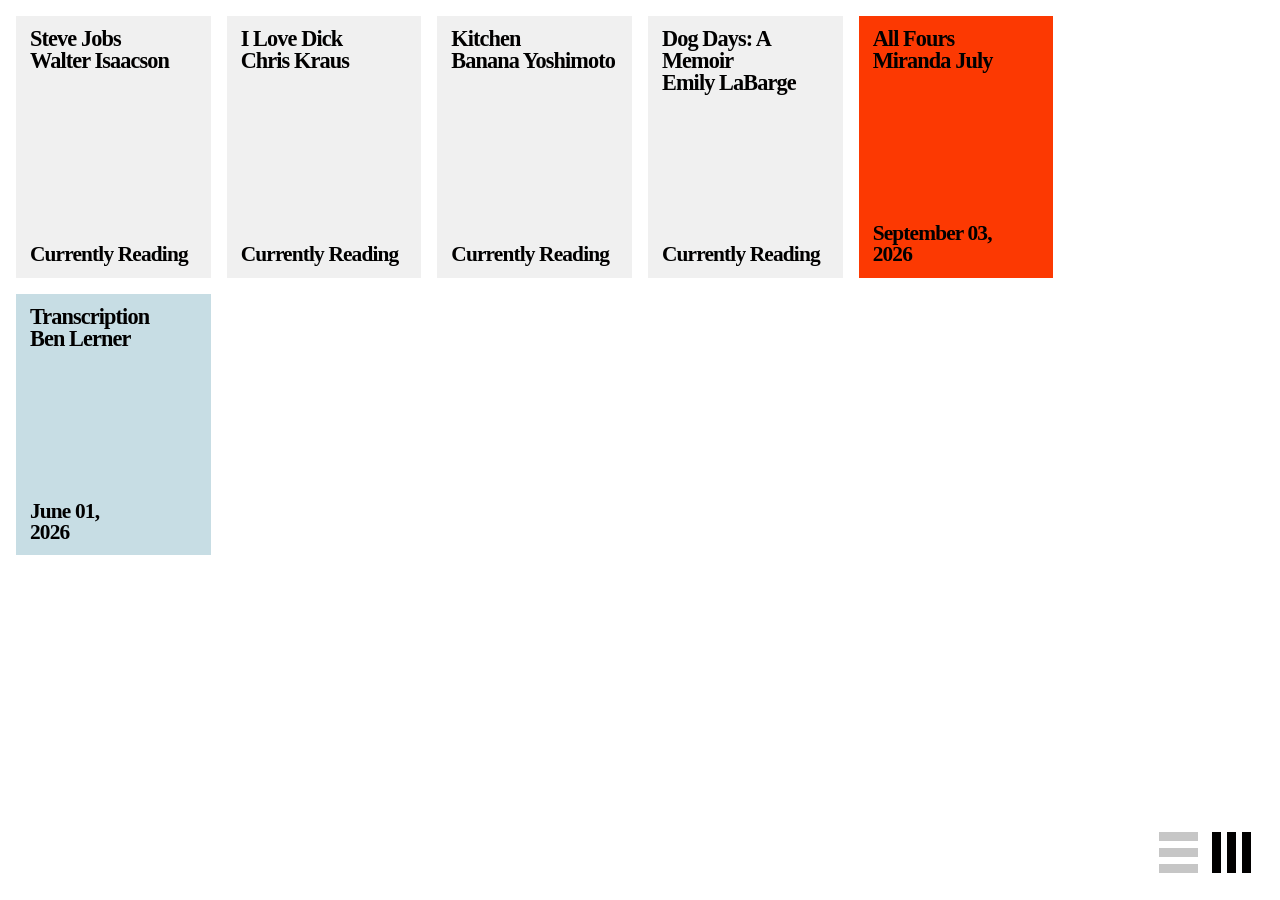
<file: index.html>
<!doctype html>
<html lang="en">
<head>
  <meta charset="utf-8" />
  <meta name="viewport" content="width=device-width, initial-scale=1" />
  <title>Betty's Library</title>
  <meta name="description" content="A running log of what I'm reading." />
  <link rel="icon" type="image/png" href="favicon.png" />

  <meta property="og:type" content="website" />
  <meta property="og:url" content="https://teenvague.github.io/library/" />
  <meta property="og:title" content="Betty's Library" />
  <meta property="og:description" content="A running log of what I'm reading." />
  <meta property="og:image" content="https://teenvague.github.io/library/og-image.png" />
  <meta property="og:image:width" content="1200" />
  <meta property="og:image:height" content="630" />

  <meta name="twitter:card" content="summary_large_image" />
  <meta name="twitter:title" content="Betty's Library" />
  <meta name="twitter:description" content="A running log of what I'm reading." />
  <meta name="twitter:image" content="https://teenvague.github.io/library/og-image.png" />

  <link rel="stylesheet" href="styles.css" />
</head>
<body>
  <main id="app" aria-live="polite"></main>

  <nav class="view-toggle" aria-label="View options">
    <button class="toggle-button" id="entryToggle" aria-label="Entry view" title="Entry view">
      <span class="entry-icon" aria-hidden="true"><i></i><i></i><i></i></span>
    </button>
    <button class="toggle-button" id="gridToggle" aria-label="Grid view" title="Grid view">
      <span class="grid-icon" aria-hidden="true"><i></i><i></i><i></i></span>
    </button>
  </nav>

  <script src="app.js" defer></script>
</body>
</html>
</file>
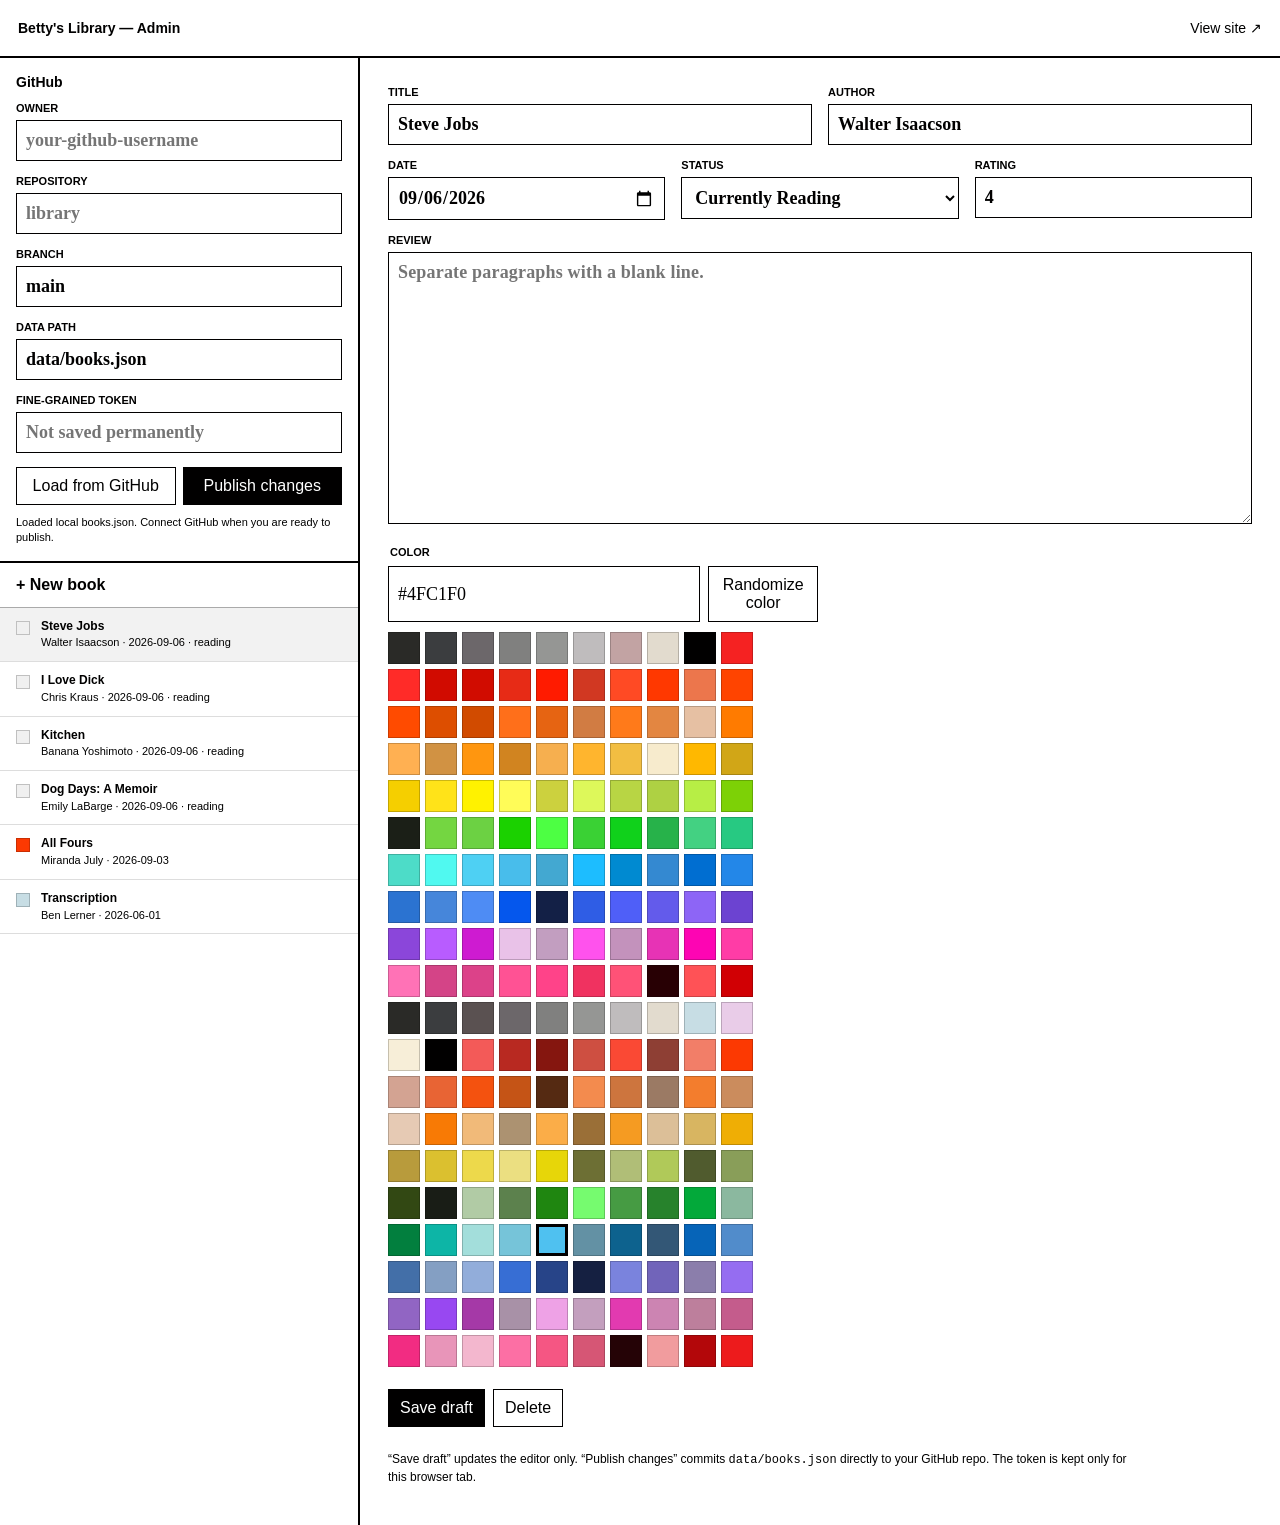
<file: admin.html>
<!doctype html>
<html lang="en">
<head>
  <meta charset="utf-8" />
  <meta name="viewport" content="width=device-width, initial-scale=1" />
  <title>Betty's Library — Admin</title>
  <link rel="icon" type="image/png" href="favicon.png" />
  <link rel="stylesheet" href="admin.css" />
</head>
<body>
  <header class="admin-head">
    <strong>Betty's Library — Admin</strong>
    <a href="index.html">View site ↗</a>
  </header>

  <main class="admin-shell">
    <aside class="sidebar">
      <section class="github-box">
        <h1>GitHub</h1>
        <label>Owner<input id="repoOwner" autocomplete="off" placeholder="your-github-username"></label>
        <label>Repository<input id="repoName" autocomplete="off" placeholder="library"></label>
        <label>Branch<input id="repoBranch" autocomplete="off" value="main"></label>
        <label>Data path<input id="repoPath" autocomplete="off" value="data/books.json"></label>
        <label>Fine-grained token<input id="repoToken" type="password" autocomplete="off" placeholder="Not saved permanently"></label>
        <div class="github-actions">
          <button id="loadGithub" type="button">Load from GitHub</button>
          <button id="publishGithub" type="button" class="primary">Publish changes</button>
        </div>
        <p id="githubStatus" class="status">Enter your repo details and token.</p>
      </section>

      <button id="newBook" class="new-book" type="button">+ New book</button>
      <div id="bookList" class="book-list"></div>
    </aside>

    <section class="editor-pane">
      <form id="bookForm">
        <input type="hidden" name="editingId" />

        <div class="two-col">
          <label>Title<input name="title" required></label>
          <label>Author<input name="author" required></label>
        </div>

        <div class="three-col">
          <label>Date<input name="date" type="date" required></label>
          <label>Status
            <select name="status">
              <option value="finished">Finished</option>
              <option value="reading">Currently Reading</option>
            </select>
          </label>
          <label>Rating<input name="rating" type="number" min="0" max="5" step="0.5" value="4"></label>
        </div>

        <label>Review
          <textarea name="review" rows="12" placeholder="Separate paragraphs with a blank line."></textarea>
        </label>

        <fieldset>
          <legend>Color</legend>
          <div class="color-line">
            <input name="color" id="colorValue" value="#FFFC58" required>
            <button id="randomColor" type="button">Randomize color</button>
          </div>
          <div id="swatches" class="swatches"></div>
        </fieldset>

        <div class="form-actions">
          <button class="primary" type="submit">Save draft</button>
          <button id="deleteBook" type="button">Delete</button>
        </div>
      </form>

      <p class="note">“Save draft” updates the editor only. “Publish changes” commits <code>data/books.json</code> directly to your GitHub repo. The token is kept only for this browser tab.</p>
    </section>
  </main>

  <script src="palettes.js"></script>
  <script src="admin.js"></script>
</body>
</html>
</file>
<file: styles.css>
:root {
  --gap: 16px;
  --ink: #010000;
  --inactive: #c6c6c6;
}

* { box-sizing: border-box; }
html, body { margin: 0; min-height: 100%; background: #fff; color: var(--ink); }
body { font-family: Times, "Times New Roman", serif; }
button { font: inherit; }

#app { padding: var(--gap) var(--gap) 88px; }

.month-section + .month-section { margin-top: var(--gap); }
.month-grid {
  display: grid;
  grid-template-columns: repeat(6, minmax(0, 1fr));
  gap: var(--gap);
}

.book-card {
  position: relative;
  width: 100%;
  aspect-ratio: 0.744 / 1;
  padding: 0;
  border: 0;
  color: var(--ink);
  text-align: left;
  cursor: pointer;
  overflow: hidden;
}
.book-card .title {
  position: absolute;
  top: 12px;
  left: 14px;
  right: 14px;
  display: block;
  font-size: clamp(22px, 1.74vw, 30px);
  line-height: 0.99;
  font-weight: 700;
  letter-spacing: -0.04em;
}
.book-card .date {
  position: absolute;
  left: 14px;
  right: 14px;
  bottom: 12px;
  display: block;
  font-size: clamp(21px, 1.67vw, 29px);
  line-height: 0.99;
  font-weight: 700;
  letter-spacing: -0.04em;
}
.entry-list { display: flex; flex-direction: column; gap: 0; }
.entry-item { scroll-margin-top: 20px; }
.entry-bar {
  width: 100%;
  min-height: 84px;
  padding: 13px 15px 11px;
  border: 0;
  display: grid;
  grid-template-columns: 365px 1fr auto;
  align-items: start;
  column-gap: 14px;
  color: var(--ink);
  text-align: left;
  cursor: pointer;
}
.entry-title,
.entry-date,
.entry-rating {
  font-size: clamp(25px, 1.86vw, 31px);
  line-height: 0.98;
  font-weight: 700;
  letter-spacing: -0.04em;
}
.entry-rating { justify-self: end; white-space: nowrap; }
.entry-review {
  width: min(850px, calc(100vw - 450px));
  margin-left: 392px;
  padding: 20px 0 30px;
  font-size: clamp(26px, 2.15vw, 35px);
  line-height: 0.99;
  letter-spacing: 0.01em;
}
.entry-review p { margin: 0 0 28px; }
.entry-review p:last-child { margin-bottom: 0; }
.entry-review:empty { padding: 0; }
.entry-item.collapsed .entry-review { display: none; }

.month-rule {
  border: 0;
  border-top: 6px solid var(--ink);
  margin: 16px 0;
}

.view-toggle {
  position: fixed;
  right: 29px;
  bottom: 26px;
  z-index: 999;
  display: flex;
  gap: 14px;
  align-items: end;
}
.toggle-button {
  width: 39px;
  height: 43px;
  padding: 0;
  border: 0;
  background: transparent;
  cursor: pointer;
}
.entry-icon, .grid-icon { width: 39px; height: 41px; display: flex; }
.entry-icon { flex-direction: column; justify-content: space-between; }
.entry-icon i { display: block; width: 39px; height: 9px; background: var(--inactive); }
.grid-icon { justify-content: space-between; }
.grid-icon i { display: block; width: 9px; height: 41px; background: var(--inactive); }
.toggle-button.active .entry-icon i,
.toggle-button.active .grid-icon i { background: var(--ink); }

.loading, .error-message {
  font-size: 24px;
  letter-spacing: -0.04em;
  font-weight: 700;
}

@media (max-width: 1240px) {
  .month-grid { grid-template-columns: repeat(5, minmax(0, 1fr)); }
  .entry-bar { grid-template-columns: 320px 1fr auto; }
  .entry-review { margin-left: 347px; width: min(760px, calc(100vw - 400px)); }
}
@media (max-width: 980px) {
  .month-grid { grid-template-columns: repeat(4, minmax(0, 1fr)); }
  .entry-bar { grid-template-columns: 280px 1fr auto; }
  .entry-review { margin-left: 307px; width: calc(100vw - 365px); }
}
@media (max-width: 760px) {
  :root { --gap: 12px; }
  .month-grid { grid-template-columns: repeat(3, minmax(0, 1fr)); }
  .book-card .title { top: 10px; left: 10px; right: 10px; }
  .book-card .date { left: 10px; right: 10px; bottom: 10px; }
  .entry-bar { grid-template-columns: 1fr auto; row-gap: 8px; }
  .entry-date { grid-column: 1 / 2; grid-row: 2; }
  .entry-rating { grid-column: 2; grid-row: 1; }
  .entry-review { margin-left: 0; width: 100%; padding: 16px 2px 28px; }
  .view-toggle { right: 16px; bottom: 16px; }
}
@media (max-width: 520px) {
  .month-grid { grid-template-columns: repeat(2, minmax(0, 1fr)); }
}

/* Per your direction: no browser-default blue outline/selected state anywhere. */
button:focus,
button:focus-visible,
input:focus,
input:focus-visible,
textarea:focus,
textarea:focus-visible,
select:focus,
select:focus-visible,
[tabindex]:focus,
[tabindex]:focus-visible {
  outline: none !important;
  box-shadow: none !important;
}

::selection { background: rgba(0, 0, 0, 0.14); color: inherit; }
</file>
<file: admin.css>
* { box-sizing: border-box; }
html, body { margin: 0; min-height: 100%; background: #fff; color: #010000; }
body { font-family: Arial, Helvetica, sans-serif; }
button, input, textarea, select { font: inherit; color: inherit; }

.admin-head {
  height: 58px;
  display: flex;
  align-items: center;
  justify-content: space-between;
  padding: 0 18px;
  border-bottom: 2px solid #010000;
  font-size: 14px;
}
.admin-head a { color: inherit; text-decoration: none; }
.admin-shell { min-height: calc(100vh - 58px); display: grid; grid-template-columns: 360px minmax(0, 1fr); }
.sidebar { border-right: 2px solid #010000; }
.github-box { padding: 16px; border-bottom: 2px solid #010000; }
.github-box h1 { margin: 0 0 12px; font-size: 14px; }
label { display: block; margin-bottom: 14px; font-size: 11px; font-weight: 700; text-transform: uppercase; }
input, textarea, select {
  width: 100%;
  display: block;
  margin-top: 6px;
  border: 1px solid #010000;
  border-radius: 0;
  background: #fff;
  padding: 9px;
}
input, textarea { font-family: Times, "Times New Roman", serif; font-size: 18px; }
textarea { resize: vertical; letter-spacing: .01em; }
select { font-family: Times, "Times New Roman", serif; font-size: 18px; }
button { border: 1px solid #010000; border-radius: 0; background: #fff; padding: 9px 11px; cursor: pointer; }
button.primary { background: #010000; color: #fff; }
.github-actions { display: grid; grid-template-columns: 1fr 1fr; gap: 7px; }
.status { margin: 10px 0 0; font-size: 11px; line-height: 1.35; }
.status.ok { font-weight: 700; }
.status.error { font-weight: 700; }
.new-book { width: 100%; border: 0; border-bottom: 1px solid #aaa; text-align: left; padding: 13px 16px; font-weight: 700; }
.book-list button {
  width: 100%; border: 0; border-bottom: 1px solid #ddd; text-align: left; display: grid;
  grid-template-columns: 16px 1fr; gap: 9px; padding: 12px 16px; background: #fff;
}
.book-list button.active { background: #f2f2f2; }
.book-dot { width: 14px; height: 14px; margin-top: 1px; border: 1px solid rgba(0,0,0,.2); }
.book-meta { font-size: 12px; line-height: 1.15; font-weight: 700; }
.book-meta small { display: block; margin-top: 3px; font-size: 11px; font-weight: 400; }
.editor-pane { padding: 28px; }
#bookForm { max-width: 960px; }
.two-col { display: grid; grid-template-columns: 1fr 1fr; gap: 16px; }
.three-col { display: grid; grid-template-columns: 1fr 1fr 1fr; gap: 16px; }
fieldset { border: 0; padding: 0; margin: 22px 0; }
legend { font-size: 11px; font-weight: 700; text-transform: uppercase; margin-bottom: 8px; }
.color-line { display: flex; gap: 8px; max-width: 430px; }
.color-line input { margin: 0; }
.swatches { display: grid; grid-template-columns: repeat(10, 32px); gap: 5px; margin-top: 10px; }
.swatch { width: 32px; height: 32px; padding: 0; border: 1px solid rgba(0,0,0,.2); }
.swatch.selected { border: 3px solid #010000; }
.form-actions { display: flex; gap: 8px; }
.note { max-width: 760px; font-size: 12px; line-height: 1.4; margin-top: 24px; }
.note code { font-family: monospace; }

button:focus, button:focus-visible, input:focus, input:focus-visible, textarea:focus, textarea:focus-visible, select:focus, select:focus-visible {
  outline: none !important;
  box-shadow: none !important;
}

@media (max-width: 820px) {
  .admin-shell { grid-template-columns: 1fr; }
  .sidebar { border-right: 0; border-bottom: 2px solid #010000; }
  .two-col, .three-col { grid-template-columns: 1fr; }
}
</file>
